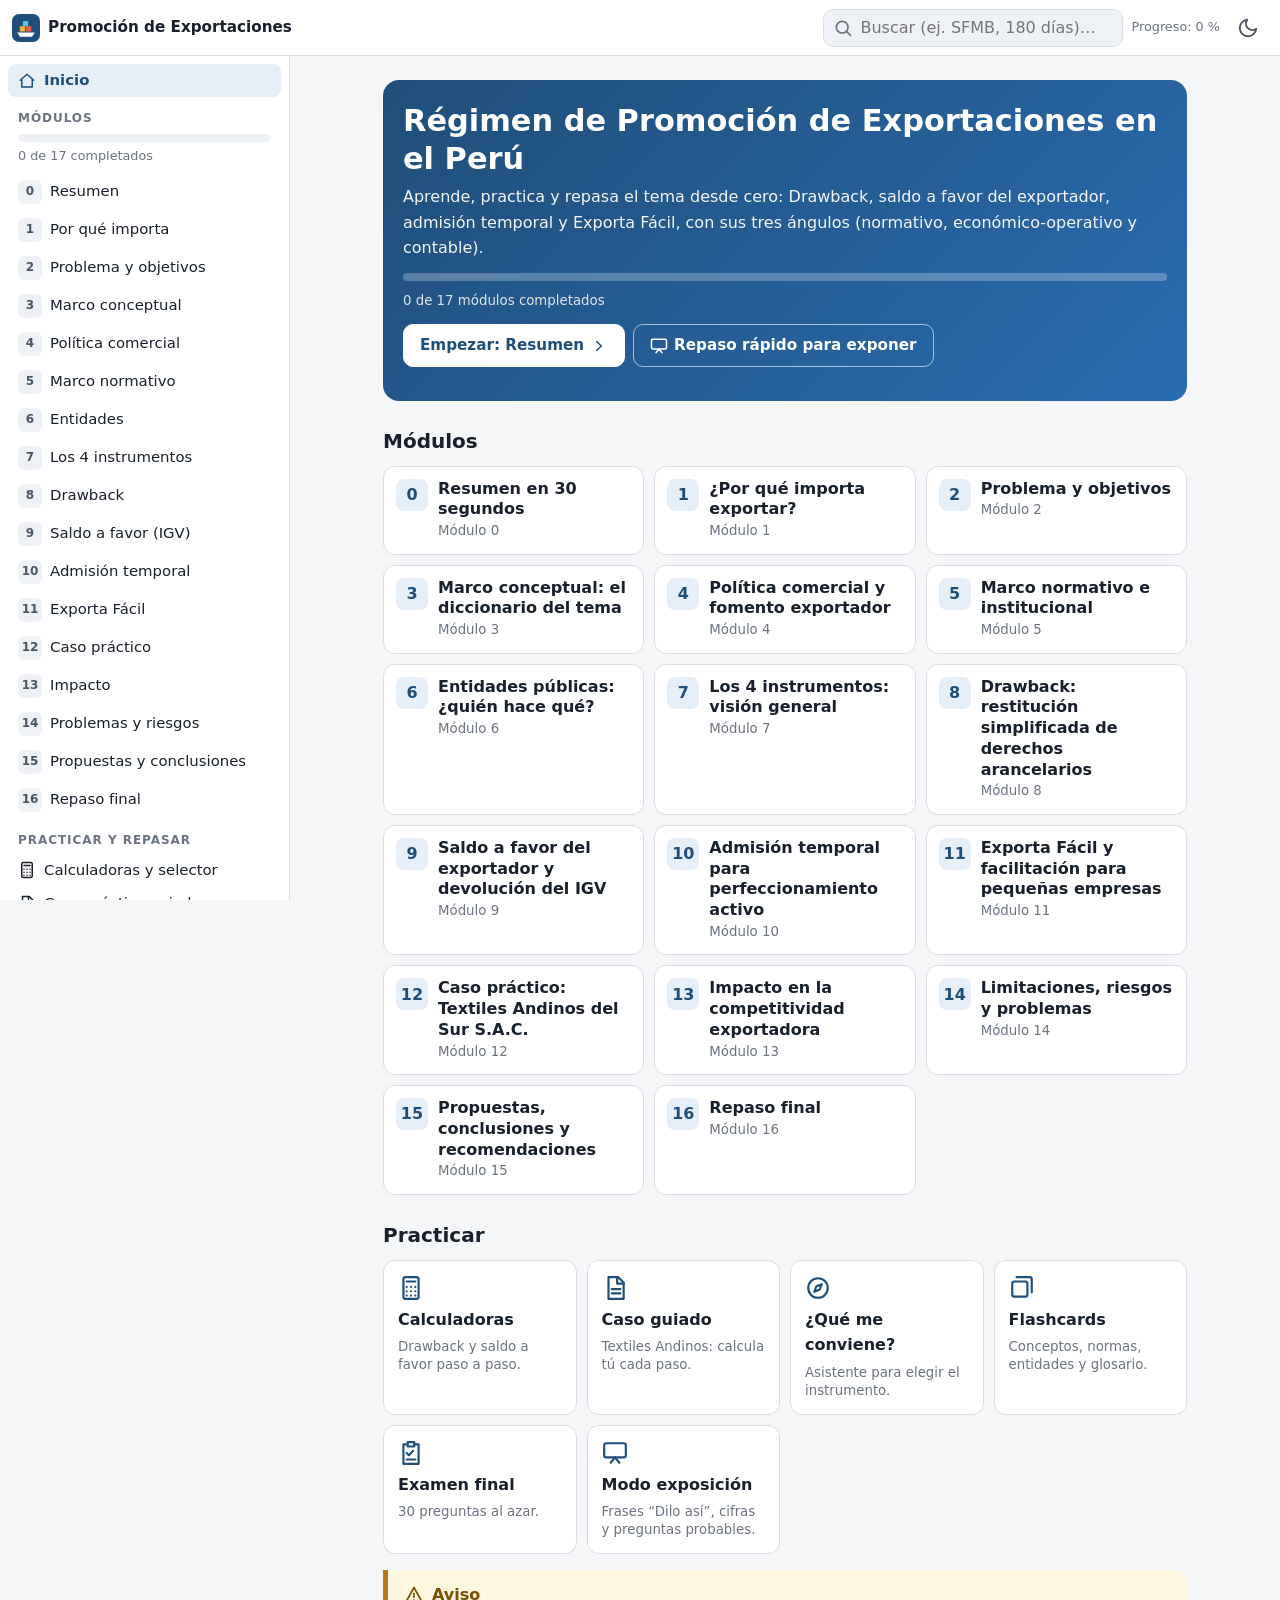
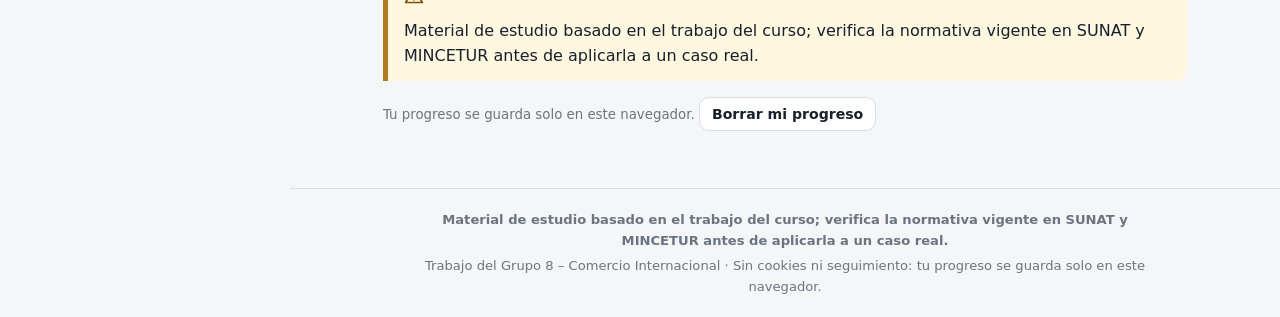
<file: index.html>
<!doctype html>
<html lang="es-PE">
<head>
  <meta charset="utf-8">
  <meta name="viewport" content="width=device-width, initial-scale=1">
  <title>Aprende: Promoción de Exportaciones en el Perú</title>
  <meta name="description" content="Web de estudio interactiva sobre el Régimen de Promoción de Exportaciones en el Perú: Drawback, saldo a favor del exportador, admisión temporal y Exporta Fácil.">
  <meta name="theme-color" content="#1f4e79">
  <link rel="icon" href="img/icono.svg" type="image/svg+xml">
  <link rel="stylesheet" href="css/estilos.css">
  <script>
    // Aplica el tema guardado antes de pintar (evita parpadeo).
    try { var t = localStorage.getItem('rpe-tema'); if (t === 'dark' || t === 'light') document.documentElement.setAttribute('data-theme', t); } catch (e) {}
  </script>
</head>
<body>
  <a class="saltar" href="#contenido">Saltar al contenido</a>

  <header class="cabecera">
    <button class="btn-icono btn-menu" id="btn-menu" aria-label="Abrir menú de módulos" aria-expanded="false" aria-controls="lateral"></button>
    <a class="marca" href="#/" aria-label="Inicio">
      <svg width="28" height="28" viewBox="0 0 32 32" aria-hidden="true"><rect width="32" height="32" rx="8" fill="#1f4e79"/><path d="M6 21h20l-3 5H9z" fill="#fff"/><rect x="9" y="14" width="6" height="6" fill="#f2b33d"/><rect x="16" y="14" width="6" height="6" fill="#e9604c"/><rect x="12.5" y="8" width="6" height="6" fill="#5fc3d9"/></svg>
      <span id="titulo-sitio">Promoción de Exportaciones</span>
    </a>
    <span class="espacio"></span>
    <form class="buscador" role="search" id="form-buscar">
      <label for="campo-buscar" class="sr-only">Buscar en el contenido</label>
      <span id="icono-buscar"></span>
      <input id="campo-buscar" type="search" placeholder="Buscar (ej. SFMB, 180 días)…" autocomplete="off">
    </form>
    <span class="progreso-mini" id="progreso-mini" aria-live="polite"></span>
    <button class="btn-icono btn-buscar-movil" id="btn-buscar-movil" aria-label="Buscar"></button>
    <button class="btn-icono" id="btn-tema" aria-label="Cambiar tema claro/oscuro"></button>
  </header>

  <div class="velo" id="velo"></div>

  <div class="contenedor">
    <nav class="lateral" id="lateral" aria-label="Módulos y herramientas"></nav>
    <main class="principal" id="contenido" tabindex="-1">
      <noscript>
        <p>Esta web necesita JavaScript activado para mostrar el contenido.</p>
      </noscript>
    </main>
  </div>

  <footer class="pie" id="pie"></footer>

  <nav class="barra-inferior" id="barra-inferior" aria-label="Navegación principal"></nav>
  <div class="tooltip" id="tooltip" role="tooltip" hidden></div>

  <!-- Datos (se editan sin tocar el código) -->
  <script src="data/config.js"></script>
  <script src="data/contenido.js"></script>
  <script src="data/preguntas.js"></script>
  <!-- Código -->
  <script src="js/calculos.js"></script>
  <script src="js/util.js"></script>
  <script src="js/render.js"></script>
  <script src="js/widgets.js"></script>
  <script src="js/practica.js"></script>
  <script src="js/app.js"></script>
</body>
</html>
</file>
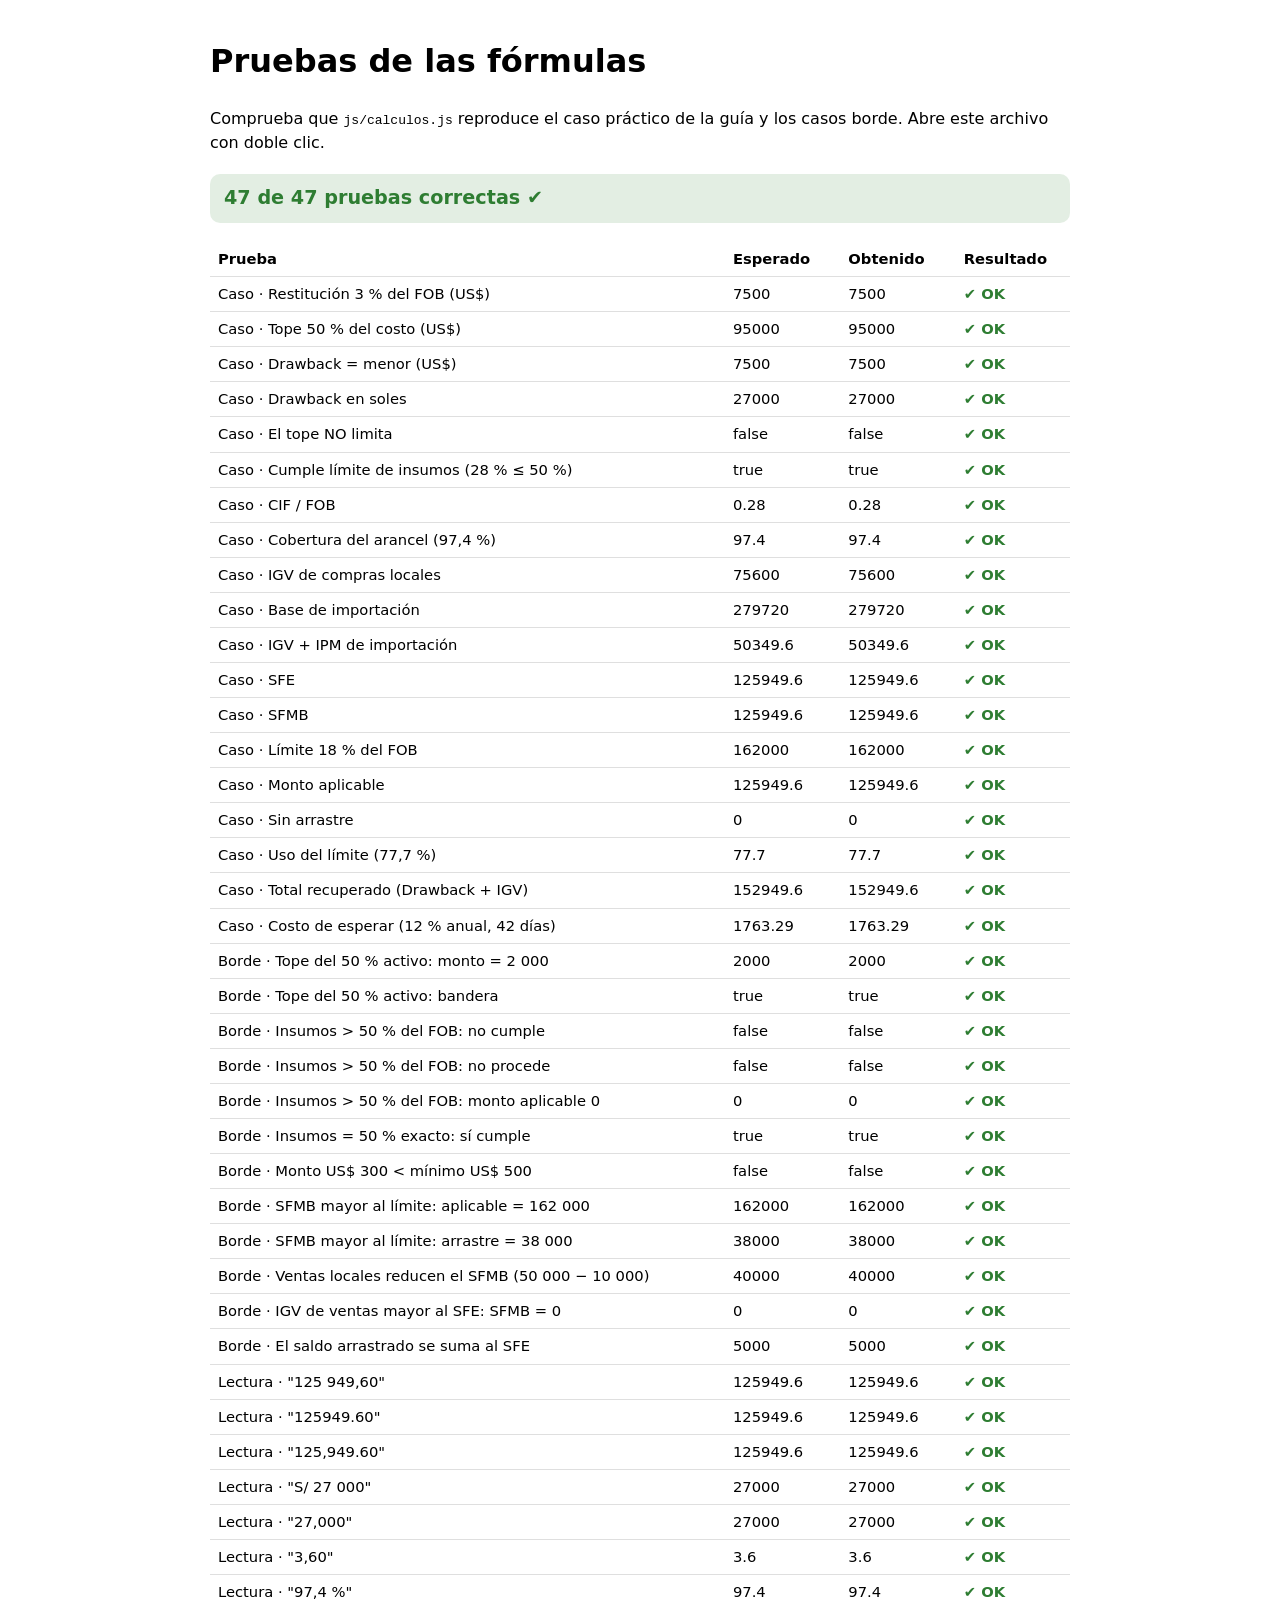
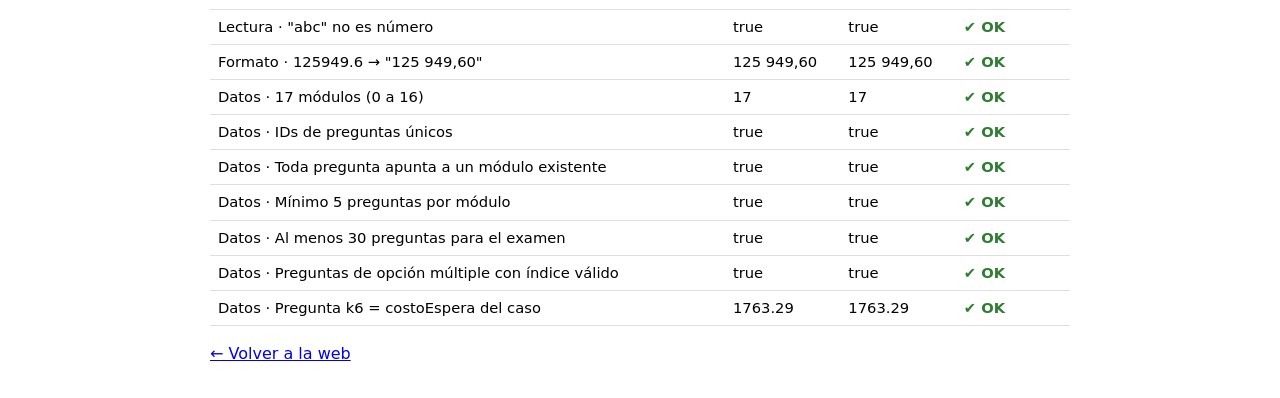
<file: tests.html>
<!doctype html>
<html lang="es-PE">
<head>
  <meta charset="utf-8">
  <meta name="viewport" content="width=device-width, initial-scale=1">
  <title>Pruebas de las fórmulas</title>
  <link rel="icon" href="img/icono.svg" type="image/svg+xml">
  <style>
    :root { color-scheme: light dark; }
    body { font-family: system-ui, "Segoe UI", sans-serif; max-width: 860px; margin: 0 auto; padding: 16px; line-height: 1.5; background: Canvas; color: CanvasText; }
    table { border-collapse: collapse; width: 100%; font-size: .92rem; }
    th, td { border-bottom: 1px solid #8884; padding: 6px 8px; text-align: left; vertical-align: top; }
    .ok { color: #2e7d32; font-weight: 700; }
    .no { color: #c62828; font-weight: 700; }
    #resumen { font-size: 1.2rem; font-weight: 700; padding: 10px 14px; border-radius: 10px; }
    #resumen.ok { background: #2e7d3222; }
    #resumen.no { background: #c6282822; }
  </style>
</head>
<body>
  <h1>Pruebas de las fórmulas</h1>
  <p>Comprueba que <code>js/calculos.js</code> reproduce el caso práctico de la guía y los casos borde. Abre este archivo con doble clic.</p>
  <p id="resumen">Ejecutando…</p>
  <table><thead><tr><th>Prueba</th><th>Esperado</th><th>Obtenido</th><th>Resultado</th></tr></thead><tbody id="filas"></tbody></table>
  <p><a href="index.html">← Volver a la web</a></p>

  <script src="js/calculos.js"></script>
  <script src="data/contenido.js"></script>
  <script src="data/preguntas.js"></script>
  <script src="js/tests.js"></script>
</body>
</html>
</file>
<file: css/estilos.css>
/* =====================================================================
   ESTILOS · Aprende: Régimen de Promoción de Exportaciones
   Mobile-first. Colores como variables (tokens) para claro/oscuro.
   ===================================================================== */

:root {
  color-scheme: light;
  --fondo: #f5f6f8;
  --superficie: #ffffff;
  --superficie-2: #eef1f5;
  --borde: #d9dee6;
  --texto: #17202b;
  --texto-2: #4a5563;
  --texto-3: #6b7480;
  --primario: #1f4e79;
  --primario-2: #2b6cb0;
  --primario-suave: #e6eef7;
  --acento: #b3261e;
  --foco: #f59e0b;

  /* Los 3 ángulos */
  --normativo: #3949ab;     --normativo-suave: #e8eaf6;
  --economico: #00796b;     --economico-suave: #e0f2f1;
  --contable: #a15c00;      --contable-suave: #fff3e0;

  /* Los 3 tipos de beneficio */
  --devolucion: #b3261e;    --devolucion-suave: #fdecea;
  --suspension: #1f5fa8;    --suspension-suave: #e7f0fb;
  --facilitacion: #2e7d32;  --facilitacion-suave: #e8f5e9;

  /* Cajas */
  --simple-fondo: #e8f0f8;  --simple-borde: #1f4e79;
  --dilo-fondo: #e9f5ec;    --dilo-borde: #2e7d32;  --dilo-texto: #1d5a24;
  --ojo-fondo: #fff7e0;     --ojo-borde: #b7791f;   --ojo-texto: #7a4f00;
  --caso-fondo: #f3f0fa;    --caso-borde: #6b4fbb;
  --bien: #2e7d32;          --mal: #b3261e;

  /* Gráficos */
  --serie-1: #2a78d6;
  --serie-gris: #b8bec7;

  --radio: 12px;
  --sombra: 0 1px 2px rgba(16, 24, 40, .06), 0 1px 3px rgba(16, 24, 40, .08);
  --fuente: system-ui, -apple-system, "Segoe UI", Roboto, "Helvetica Neue", Arial, "Noto Sans", sans-serif;
  --mono: ui-monospace, "Cascadia Mono", Consolas, "Liberation Mono", monospace;
  --ancho-lateral: 290px;
  --alto-cabecera: 56px;
  --alto-barra-inferior: 60px;
}

/* Modo oscuro: se aplica si el sistema lo pide y el usuario no eligió claro,
   o si el usuario eligió oscuro. */
@media (prefers-color-scheme: dark) {
  :root:not([data-theme="light"]) {
    color-scheme: dark;
    --fondo: #0f141a; --superficie: #171d25; --superficie-2: #1f2731; --borde: #2e3845;
    --texto: #e7ebf0; --texto-2: #b5bfcb; --texto-3: #8b96a3;
    --primario: #8ab4e8; --primario-2: #9cc3f0; --primario-suave: #1b2a3b; --acento: #ff8a80;
    --normativo: #9fa8ff; --normativo-suave: #22264a;
    --economico: #5fd3c3; --economico-suave: #10302d;
    --contable: #f0b45a; --contable-suave: #36280f;
    --devolucion: #ff8a80; --devolucion-suave: #3a1c1a;
    --suspension: #8ab4f8; --suspension-suave: #18283d;
    --facilitacion: #81c995; --facilitacion-suave: #16301d;
    --simple-fondo: #182638; --simple-borde: #8ab4e8;
    --dilo-fondo: #15291b; --dilo-borde: #81c995; --dilo-texto: #b7e4c2;
    --ojo-fondo: #2e2510; --ojo-borde: #e0b04f; --ojo-texto: #f3d48f;
    --caso-fondo: #241e36; --caso-borde: #b39ddb;
    --bien: #81c995; --mal: #ff8a80;
    --serie-1: #3987e5; --serie-gris: #4a5360;
    --sombra: 0 1px 2px rgba(0, 0, 0, .4);
  }
}
:root[data-theme="dark"] {
  color-scheme: dark;
  --fondo: #0f141a; --superficie: #171d25; --superficie-2: #1f2731; --borde: #2e3845;
  --texto: #e7ebf0; --texto-2: #b5bfcb; --texto-3: #8b96a3;
  --primario: #8ab4e8; --primario-2: #9cc3f0; --primario-suave: #1b2a3b; --acento: #ff8a80;
  --normativo: #9fa8ff; --normativo-suave: #22264a;
  --economico: #5fd3c3; --economico-suave: #10302d;
  --contable: #f0b45a; --contable-suave: #36280f;
  --devolucion: #ff8a80; --devolucion-suave: #3a1c1a;
  --suspension: #8ab4f8; --suspension-suave: #18283d;
  --facilitacion: #81c995; --facilitacion-suave: #16301d;
  --simple-fondo: #182638; --simple-borde: #8ab4e8;
  --dilo-fondo: #15291b; --dilo-borde: #81c995; --dilo-texto: #b7e4c2;
  --ojo-fondo: #2e2510; --ojo-borde: #e0b04f; --ojo-texto: #f3d48f;
  --caso-fondo: #241e36; --caso-borde: #b39ddb;
  --bien: #81c995; --mal: #ff8a80;
  --serie-1: #3987e5; --serie-gris: #4a5360;
  --sombra: 0 1px 2px rgba(0, 0, 0, .4);
}

/* ---------- Base ---------- */
*, *::before, *::after { box-sizing: border-box; }
html { -webkit-text-size-adjust: 100%; scroll-padding-top: calc(var(--alto-cabecera) + 12px); }
body {
  margin: 0; background: var(--fondo); color: var(--texto);
  font-family: var(--fuente); font-size: 16px; line-height: 1.6;
  overflow-x: hidden;
}
img, svg { max-width: 100%; }
a { color: var(--primario-2); }
h1, h2, h3, h4 { line-height: 1.25; margin: 1.4em 0 .5em; }
h1 { font-size: 1.6rem; margin-top: .2em; }
h2 { font-size: 1.25rem; }
h3 { font-size: 1.08rem; }
p { margin: .6em 0; }
ul, ol { padding-left: 1.3em; }
li { margin: .3em 0; }
small { color: var(--texto-3); }
button, input, select, textarea { font: inherit; color: inherit; }
:focus-visible { outline: 3px solid var(--foco); outline-offset: 2px; border-radius: 4px; }
/* El título recibe el foco al cambiar de página (para lectores de pantalla); no necesita marco. */
h1[tabindex="-1"]:focus { outline: none; }
mark { background: #ffe066; color: #111; border-radius: 3px; padding: 0 2px; }
.sr-only { position: absolute; width: 1px; height: 1px; padding: 0; margin: -1px; overflow: hidden; clip: rect(0,0,0,0); white-space: nowrap; border: 0; }
.saltar { position: absolute; left: 8px; top: -60px; z-index: 100; background: var(--primario); color: #fff; padding: 8px 14px; border-radius: 8px; }
.saltar:focus { top: 8px; }

/* ---------- Cabecera ---------- */
.cabecera {
  position: sticky; top: 0; z-index: 30; height: var(--alto-cabecera);
  display: flex; align-items: center; gap: 8px; padding: 0 12px;
  background: var(--superficie); border-bottom: 1px solid var(--borde);
}
.cabecera .marca { display: flex; align-items: center; gap: 8px; text-decoration: none; color: var(--texto); font-weight: 700; min-width: 0; }
.cabecera .marca svg { flex: none; }
.cabecera .marca span { white-space: nowrap; overflow: hidden; text-overflow: ellipsis; font-size: .95rem; }
.cabecera .espacio { flex: 1; }
.btn-icono {
  display: inline-grid; place-items: center; width: 40px; height: 40px; flex: none;
  border: 1px solid transparent; border-radius: 10px; background: transparent; cursor: pointer; color: var(--texto-2);
}
.btn-icono:hover { background: var(--superficie-2); }
.btn-icono svg { width: 22px; height: 22px; }
.buscador { position: relative; flex: 0 1 300px; display: none; }
.buscador input {
  width: 100%; height: 38px; padding: 0 12px 0 36px; border-radius: 10px;
  border: 1px solid var(--borde); background: var(--superficie-2);
}
.buscador svg { position: absolute; left: 10px; top: 9px; width: 20px; height: 20px; color: var(--texto-3); pointer-events: none; }
.progreso-mini { font-size: .8rem; color: var(--texto-3); white-space: nowrap; display: none; }

/* ---------- Estructura ---------- */
.contenedor { display: block; }
.lateral {
  position: fixed; inset: var(--alto-cabecera) auto 0 0; width: min(86vw, var(--ancho-lateral));
  background: var(--superficie); border-right: 1px solid var(--borde); overflow-y: auto;
  transform: translateX(-105%); transition: transform .2s ease; z-index: 40; padding: 8px 8px 90px;
}
.lateral.abierto { transform: none; box-shadow: 0 10px 40px rgba(0,0,0,.25); }
.velo { position: fixed; inset: var(--alto-cabecera) 0 0 0; background: rgba(0,0,0,.35); z-index: 35; display: none; }
.velo.visible { display: block; }
.lateral h2 { font-size: .75rem; letter-spacing: .08em; text-transform: uppercase; color: var(--texto-3); margin: 14px 10px 6px; }
.lateral a {
  display: flex; align-items: center; gap: 8px; padding: 7px 10px; border-radius: 8px;
  text-decoration: none; color: var(--texto); font-size: .93rem; line-height: 1.3;
}
.lateral a:hover { background: var(--superficie-2); }
.lateral a[aria-current="page"] { background: var(--primario-suave); color: var(--primario); font-weight: 600; }
.lateral .num { flex: none; display: inline-grid; place-items: center; width: 24px; height: 24px; border-radius: 6px; background: var(--superficie-2); font-size: .75rem; font-weight: 700; color: var(--texto-2); }
.lateral a.hecho .num { background: var(--bien); color: #fff; }
.lateral .barra-prog { margin: 8px 10px 4px; }

.principal { padding: 16px 16px calc(var(--alto-barra-inferior) + 24px); max-width: 860px; margin: 0 auto; min-width: 0; }

/* Barra inferior (móvil) */
.barra-inferior {
  position: fixed; left: 0; right: 0; bottom: 0; z-index: 30; height: var(--alto-barra-inferior);
  display: grid; grid-template-columns: repeat(5, 1fr); background: var(--superficie); border-top: 1px solid var(--borde);
  padding-bottom: env(safe-area-inset-bottom);
}
.barra-inferior a, .barra-inferior button {
  display: flex; flex-direction: column; align-items: center; justify-content: center; gap: 2px;
  text-decoration: none; color: var(--texto-3); font-size: .7rem; background: none; border: 0; cursor: pointer;
}
.barra-inferior svg { width: 22px; height: 22px; }
.barra-inferior [aria-current="page"] { color: var(--primario); font-weight: 600; }

@media (min-width: 720px) {
  .buscador { display: block; }
  .btn-buscar-movil { display: none; }
  .progreso-mini { display: inline; }
  .principal { padding: 24px 28px 48px; }
  h1 { font-size: 1.9rem; }
}
@media (min-width: 1024px) {
  .btn-menu { display: none; }
  .lateral { transform: none; width: var(--ancho-lateral); z-index: 20; padding-bottom: 24px; }
  .velo { display: none !important; }
  .principal { margin-left: calc(var(--ancho-lateral) + max(0px, (100vw - var(--ancho-lateral) - 860px) / 2)); margin-right: auto; }
  .barra-inferior { display: none; }
  .pie { margin-left: var(--ancho-lateral); }
}

/* ---------- Componentes generales ---------- */
.tarjeta { background: var(--superficie); border: 1px solid var(--borde); border-radius: var(--radio); padding: 16px; box-shadow: var(--sombra); }
.btn {
  display: inline-flex; align-items: center; justify-content: center; gap: 6px; min-height: 42px;
  padding: 8px 16px; border-radius: 10px; border: 1px solid var(--borde); background: var(--superficie);
  cursor: pointer; text-decoration: none; color: var(--texto); font-weight: 600; font-size: .95rem;
}
.btn svg { width: 18px; height: 18px; flex: none; }
.btn:hover { background: var(--superficie-2); }
.btn.primario { background: var(--primario); border-color: var(--primario); color: #fff; }
.btn.primario:hover { filter: brightness(1.08); }
:root[data-theme="dark"] .btn.primario { color: #0f141a; }
@media (prefers-color-scheme: dark) { :root:not([data-theme="light"]) .btn.primario { color: #0f141a; } }
.btn.chico { min-height: 34px; padding: 4px 12px; font-size: .88rem; }
.btn[aria-pressed="true"] { background: var(--primario-suave); border-color: var(--primario); color: var(--primario); }
.btn:disabled { opacity: .5; cursor: not-allowed; }
.fila-botones { display: flex; flex-wrap: wrap; gap: 8px; margin: 12px 0; }
.barra-prog { height: 8px; background: var(--superficie-2); border-radius: 99px; overflow: hidden; }
.barra-prog > span { display: block; height: 100%; background: var(--bien); border-radius: 99px; transition: width .3s; }
.etq { display: inline-block; font-size: .72rem; font-weight: 700; letter-spacing: .04em; text-transform: uppercase; padding: 2px 8px; border-radius: 99px; margin-right: 4px; vertical-align: 1px; }
.etq.devolucion { background: var(--devolucion-suave); color: var(--devolucion); }
.etq.suspension { background: var(--suspension-suave); color: var(--suspension); }
.etq.facilitacion { background: var(--facilitacion-suave); color: var(--facilitacion); }
.muted { color: var(--texto-3); }

/* ---------- Encabezado de módulo ---------- */
.miga { font-size: .85rem; color: var(--texto-3); margin-bottom: 4px; }
.miga a { color: var(--texto-3); }
.cabeza-modulo { display: flex; gap: 12px; align-items: flex-start; }
.cabeza-modulo .insignia { flex: none; display: grid; place-items: center; width: 44px; height: 44px; border-radius: 12px; background: var(--primario); color: #fff; font-weight: 800; font-size: 1.1rem; margin-top: 4px; }
:root[data-theme="dark"] .cabeza-modulo .insignia { color: #0f141a; }
@media (prefers-color-scheme: dark) { :root:not([data-theme="light"]) .cabeza-modulo .insignia { color: #0f141a; } }
.herramientas-modulo { display: flex; flex-wrap: wrap; gap: 8px; margin: 8px 0 4px; }
.fuente-pag { font-size: .8rem; color: var(--texto-3); }

/* ---------- Cajas didácticas ---------- */
.caja { border-left: 5px solid; border-radius: 0 var(--radio) var(--radio) 0; padding: 12px 16px; margin: 16px 0; }
.caja > :first-child { margin-top: 0; }
.caja > :last-child { margin-bottom: 0; }
.caja .titulo-caja { display: flex; align-items: center; gap: 8px; font-weight: 700; margin-bottom: 4px; }
.caja .titulo-caja svg { width: 20px; height: 20px; flex: none; }
.caja.simple { background: var(--simple-fondo); border-color: var(--simple-borde); }
.caja.simple .titulo-caja { color: var(--simple-borde); }
.caja.dilo { background: var(--dilo-fondo); border-color: var(--dilo-borde); }
.caja.dilo .titulo-caja { color: var(--dilo-borde); }
.caja.dilo blockquote { margin: 0; font-style: italic; color: var(--dilo-texto); font-size: 1.05rem; }
.caja.dilo blockquote + blockquote { margin-top: 8px; }
.caja.ojo { background: var(--ojo-fondo); border-color: var(--ojo-borde); }
.caja.ojo .titulo-caja { color: var(--ojo-texto); }
.caja.ejemplo, .caja.caso { background: var(--caso-fondo); border-color: var(--caso-borde); }
.caja.ejemplo .titulo-caja, .caja.caso .titulo-caja { color: var(--caso-borde); }
.caja.pregunta { background: var(--ojo-fondo); border-color: var(--ojo-borde); font-weight: 500; }
.caja.pregunta .titulo-caja { color: var(--ojo-texto); }
.caja.consejo { background: var(--primario-suave); border-color: var(--primario); }
.caja.consejo .titulo-caja { color: var(--primario); }

.formula {
  font-family: var(--mono); font-size: .95rem; background: var(--superficie-2); border: 1px dashed var(--borde);
  border-radius: 10px; padding: 12px 14px; margin: 14px 0; overflow-x: auto;
}
.formula small { font-family: var(--fuente); }

/* ---------- Cifras clave ---------- */
.cifras { display: grid; grid-template-columns: repeat(auto-fit, minmax(140px, 1fr)); gap: 10px; margin: 16px 0; }
.cifra { background: var(--superficie); border: 1px solid var(--borde); border-radius: var(--radio); padding: 12px; text-align: center; }
.cifra .valor { display: block; font-size: 1.45rem; font-weight: 800; color: var(--acento); line-height: 1.2; font-variant-numeric: tabular-nums; }
.cifra .etiqueta { display: block; font-size: .82rem; color: var(--texto-2); margin-top: 4px; line-height: 1.35; }

/* ---------- Tarjetas ---------- */
.tarjetas { display: grid; grid-template-columns: repeat(auto-fit, minmax(210px, 1fr)); gap: 10px; margin: 14px 0; }
.tarjetas .t { background: var(--superficie); border: 1px solid var(--borde); border-top: 4px solid var(--borde); border-radius: var(--radio); padding: 12px 14px; }
.tarjetas .t h4 { margin: 0 0 6px; font-size: 1rem; }
.tarjetas .t p { margin: 0; font-size: .93rem; color: var(--texto-2); }
.tarjetas .t.devolucion { border-top-color: var(--devolucion); }
.tarjetas .t.devolucion h4 { color: var(--devolucion); }
.tarjetas .t.suspension { border-top-color: var(--suspension); }
.tarjetas .t.suspension h4 { color: var(--suspension); }
.tarjetas .t.facilitacion { border-top-color: var(--facilitacion); }
.tarjetas .t.facilitacion h4 { color: var(--facilitacion); }
.tarjetas .t.bueno { border-top-color: var(--bien); }
.tarjetas .t.bueno h4 { color: var(--bien); }
.tarjetas .t.dificil { border-top-color: var(--mal); }
.tarjetas .t.dificil h4 { color: var(--mal); }

/* ---------- Tablas ---------- */
.tabla-envoltura { overflow-x: auto; margin: 14px 0; border: 1px solid var(--borde); border-radius: var(--radio); background: var(--superficie); }
table { width: 100%; border-collapse: collapse; font-size: .92rem; }
th, td { text-align: left; vertical-align: top; padding: 9px 12px; border-bottom: 1px solid var(--borde); }
th { background: var(--primario); color: #fff; font-weight: 600; font-size: .86rem; }
:root[data-theme="dark"] th { color: #0f141a; }
@media (prefers-color-scheme: dark) { :root:not([data-theme="light"]) th { color: #0f141a; } }
tr:last-child td { border-bottom: 0; }
tbody tr:nth-child(even) td { background: var(--superficie-2); }
td.num, th.num { text-align: right; font-variant-numeric: tabular-nums; white-space: nowrap; }
table.conceptos td:first-child { min-width: 130px; }
@media (max-width: 560px) {
  /* En móvil, las tablas de 3+ columnas se apilan como tarjetas */
  table.apilable thead { position: absolute; width: 1px; height: 1px; overflow: hidden; clip: rect(0,0,0,0); }
  table.apilable tr { display: block; padding: 8px 0; border-bottom: 1px solid var(--borde); }
  table.apilable tbody tr:nth-child(even) td { background: transparent; }
  table.apilable td { display: block; border: 0; padding: 3px 12px; }
  table.apilable td::before { content: attr(data-col); display: block; font-size: .72rem; text-transform: uppercase; letter-spacing: .05em; color: var(--texto-3); font-weight: 700; }
  table.apilable td:empty { display: none; }
}

/* ---------- Pestañas de los 3 ángulos ---------- */
.angulos { margin: 18px 0; }
.pestanas { display: flex; gap: 6px; overflow-x: auto; padding-bottom: 2px; }
.pestanas [role="tab"] {
  display: inline-flex; align-items: center; gap: 6px; flex: 1 0 auto; min-height: 44px;
  padding: 8px 12px; border: 1px solid var(--borde); border-bottom: 0; border-radius: 10px 10px 0 0;
  background: var(--superficie-2); color: var(--texto-2); cursor: pointer; font-weight: 600; font-size: .9rem;
}
.pestanas [role="tab"] svg { width: 18px; height: 18px; flex: none; }
.pestanas .nombre-corto { display: none; }
@media (max-width: 560px) {
  .pestanas [role="tab"] { flex: 1 1 0; min-width: 0; justify-content: center; padding: 8px 6px; font-size: .85rem; }
  .pestanas .nombre-largo { position: absolute; width: 1px; height: 1px; overflow: hidden; clip: rect(0,0,0,0); }
  .pestanas .nombre-corto { display: inline; }
}
.pestanas [role="tab"][aria-selected="true"] { background: var(--superficie); }
.pestanas [data-angulo="normativo"][aria-selected="true"] { color: var(--normativo); box-shadow: inset 0 3px 0 var(--normativo); }
.pestanas [data-angulo="economico"][aria-selected="true"] { color: var(--economico); box-shadow: inset 0 3px 0 var(--economico); }
.pestanas [data-angulo="contable"][aria-selected="true"] { color: var(--contable); box-shadow: inset 0 3px 0 var(--contable); }
.panel-angulo { border: 1px solid var(--borde); border-radius: 0 0 var(--radio) var(--radio); background: var(--superficie); padding: 4px 16px 12px; }
.panel-angulo .pregunta-angulo { font-size: .8rem; font-weight: 700; letter-spacing: .06em; text-transform: uppercase; margin: 12px 0 0; }
.panel-angulo[data-angulo="normativo"] { border-top: 3px solid var(--normativo); }
.panel-angulo[data-angulo="normativo"] .pregunta-angulo { color: var(--normativo); }
.panel-angulo[data-angulo="economico"] { border-top: 3px solid var(--economico); }
.panel-angulo[data-angulo="economico"] .pregunta-angulo { color: var(--economico); }
.panel-angulo[data-angulo="contable"] { border-top: 3px solid var(--contable); }
.panel-angulo[data-angulo="contable"] .pregunta-angulo { color: var(--contable); }
.panel-angulo .titulo-impresion { display: none; }

.tres-angulos { display: grid; grid-template-columns: repeat(auto-fit, minmax(200px, 1fr)); gap: 10px; margin: 14px 0; }
.tres-angulos .a { border-radius: var(--radio); padding: 14px; border: 1px solid var(--borde); }
.tres-angulos .a h4 { display: flex; align-items: center; gap: 8px; margin: 0 0 4px; }
.tres-angulos .a h4 svg { width: 22px; height: 22px; }
.tres-angulos .a p { margin: 0; font-size: .92rem; }
.tres-angulos .a.normativo { background: var(--normativo-suave); } .tres-angulos .a.normativo h4 { color: var(--normativo); }
.tres-angulos .a.economico { background: var(--economico-suave); } .tres-angulos .a.economico h4 { color: var(--economico); }
.tres-angulos .a.contable { background: var(--contable-suave); } .tres-angulos .a.contable h4 { color: var(--contable); }

/* ---------- Inicio ---------- */
.hero { background: linear-gradient(135deg, #1f4e79, #2b6cb0); color: #fff; border-radius: 16px; padding: 22px 20px; margin-bottom: 18px; }
.hero h1 { margin: 0 0 6px; color: #fff; }
.hero p { margin: 0 0 12px; opacity: .95; }
.hero .barra-prog { background: rgba(255,255,255,.25); }
.hero .btn { background: #fff; color: #1f4e79; border-color: #fff; }
.hero .btn.secundario { background: transparent; color: #fff; border-color: rgba(255,255,255,.6); }
.grilla-modulos { display: grid; grid-template-columns: repeat(auto-fill, minmax(230px, 1fr)); gap: 10px; margin: 12px 0; padding: 0; list-style: none; }
.grilla-modulos li { margin: 0; }
.grilla-modulos a {
  display: flex; gap: 10px; align-items: flex-start; height: 100%; text-decoration: none; color: var(--texto);
  background: var(--superficie); border: 1px solid var(--borde); border-radius: var(--radio); padding: 12px;
}
.grilla-modulos a:hover { border-color: var(--primario-2); }
.grilla-modulos .num { flex: none; display: grid; place-items: center; width: 32px; height: 32px; border-radius: 8px; background: var(--primario-suave); color: var(--primario); font-weight: 800; }
.grilla-modulos .hecho .num { background: var(--bien); color: #fff; }
.grilla-modulos strong { display: block; line-height: 1.3; }
.grilla-modulos small { display: block; }
.herramientas { display: grid; grid-template-columns: repeat(auto-fill, minmax(160px, 1fr)); gap: 10px; margin: 12px 0; }
.herramientas a { display: flex; flex-direction: column; gap: 6px; text-decoration: none; color: var(--texto); background: var(--superficie); border: 1px solid var(--borde); border-radius: var(--radio); padding: 14px; }
.herramientas a:hover { border-color: var(--primario-2); }
.herramientas svg { width: 26px; height: 26px; color: var(--primario); }
.herramientas small { line-height: 1.35; }

/* ---------- Widgets ---------- */
.widget { background: var(--superficie); border: 1px solid var(--borde); border-radius: var(--radio); padding: 16px; margin: 14px 0; box-shadow: var(--sombra); }
.widget h3:first-child, .widget h4:first-child { margin-top: 0; }
.campos { display: grid; grid-template-columns: repeat(auto-fit, minmax(200px, 1fr)); gap: 12px; }
.campo label { display: block; font-size: .88rem; font-weight: 600; margin-bottom: 4px; }
.campo .ayuda { display: block; font-size: .78rem; color: var(--texto-3); margin-top: 2px; }
.campo input, .campo select {
  width: 100%; min-height: 42px; padding: 8px 10px; border-radius: 10px; border: 1px solid var(--borde);
  background: var(--superficie); font-variant-numeric: tabular-nums;
}
.campo input[aria-invalid="true"] { border-color: var(--mal); }
.resultado { margin-top: 14px; }
.paso-calc { display: grid; grid-template-columns: 1fr auto; gap: 4px 12px; padding: 8px 0; border-bottom: 1px dashed var(--borde); }
.paso-calc:last-child { border-bottom: 0; }
.paso-calc .desc { font-size: .92rem; }
.paso-calc .desc code { font-family: var(--mono); font-size: .82rem; color: var(--texto-2); display: block; overflow-wrap: anywhere; }
.paso-calc .val { font-weight: 700; text-align: right; font-variant-numeric: tabular-nums; white-space: nowrap; }
.paso-calc.total .val { color: var(--acento); font-size: 1.1rem; }
.veredicto { display: flex; gap: 8px; align-items: flex-start; padding: 10px 12px; border-radius: 10px; margin: 10px 0; font-weight: 600; }
.veredicto svg { width: 20px; height: 20px; flex: none; margin-top: 2px; }
.veredicto.ok { background: var(--facilitacion-suave); color: var(--bien); }
.veredicto.no { background: var(--devolucion-suave); color: var(--mal); }
.veredicto.info { background: var(--primario-suave); color: var(--primario); }

/* Pasos de trámite / línea de tiempo */
.linea { list-style: none; padding: 0; margin: 10px 0; counter-reset: paso; }
.linea > li { position: relative; padding-left: 46px; margin: 0; }
.linea > li::before {
  counter-increment: paso; content: counter(paso); position: absolute; left: 0; top: 6px;
  width: 32px; height: 32px; border-radius: 50%; display: grid; place-items: center;
  background: var(--superficie-2); color: var(--texto-2); font-weight: 800; border: 2px solid var(--borde);
}
.linea > li::after { content: ""; position: absolute; left: 15px; top: 40px; bottom: -6px; width: 2px; background: var(--borde); }
.linea > li:last-child::after { display: none; }
.linea > li.activo::before, .linea > li.visto::before { background: var(--primario); color: #fff; border-color: var(--primario); }
:root[data-theme="dark"] .linea > li.activo::before, :root[data-theme="dark"] .linea > li.visto::before { color: #0f141a; }
.linea button.paso-btn { width: 100%; text-align: left; background: none; border: 0; padding: 10px 0 4px; cursor: pointer; font-weight: 700; color: var(--texto); }
.linea .detalle { padding: 0 0 12px; color: var(--texto-2); font-size: .93rem; }
.linea .detalle[hidden] { display: none; }
.salidas { display: grid; grid-template-columns: repeat(auto-fit, minmax(150px, 1fr)); gap: 8px; margin: 8px 0; }
.salidas button { text-align: left; padding: 10px 12px; border-radius: 10px; border: 1px solid var(--borde); background: var(--superficie); cursor: pointer; }
.salidas button[aria-pressed="true"] { border-color: var(--primario); background: var(--primario-suave); }
.salidas button strong { display: block; }
.salidas .peligro { border-color: var(--mal); }
@media (prefers-reduced-motion: no-preference) {
  .aparecer { animation: aparecer .35s ease both; }
  @keyframes aparecer { from { opacity: 0; transform: translateY(6px); } to { opacity: 1; transform: none; } }
}

/* Entidades */
.entidades { display: grid; grid-template-columns: repeat(auto-fit, minmax(220px, 1fr)); gap: 10px; }
.entidad { text-align: left; border: 1px solid var(--borde); border-radius: var(--radio); background: var(--superficie); padding: 14px; cursor: pointer; width: 100%; }
.entidad[aria-expanded="true"] { border-color: var(--primario); box-shadow: 0 0 0 2px var(--primario-suave); }
.entidad .nombre { font-size: 1.15rem; font-weight: 800; color: var(--primario); display: block; }
.entidad .rol { font-size: .9rem; color: var(--texto-2); display: block; }
.entidad ul { margin: 8px 0 0; font-size: .9rem; }
.juego-zona { display: grid; grid-template-columns: repeat(auto-fit, minmax(150px, 1fr)); gap: 8px; margin: 10px 0; }
.zona { min-height: 90px; border: 2px dashed var(--borde); border-radius: var(--radio); padding: 8px; background: var(--superficie-2); cursor: pointer; text-align: left; width: 100%; }
.zona strong { display: block; color: var(--primario); }
.zona.sobre { border-color: var(--primario); background: var(--primario-suave); }
.fichas { display: flex; flex-wrap: wrap; gap: 6px; margin: 8px 0; min-height: 44px; }
.ficha { padding: 6px 10px; border-radius: 99px; border: 1px solid var(--borde); background: var(--superficie); cursor: grab; font-size: .88rem; text-align: left; }
.ficha[aria-pressed="true"] { border-color: var(--primario); background: var(--primario-suave); color: var(--primario); font-weight: 600; }
.ficha.ok { border-color: var(--bien); background: var(--facilitacion-suave); color: var(--bien); cursor: default; }
.ficha.mal { border-color: var(--mal); background: var(--devolucion-suave); color: var(--mal); }

/* Comparador */
.filtros { display: flex; flex-wrap: wrap; gap: 6px; margin: 8px 0; align-items: center; }
.filtros .rotulo { font-size: .82rem; font-weight: 700; color: var(--texto-3); margin-right: 4px; }
.comparador table th:first-child, .comparador table td:first-child { position: sticky; left: 0; z-index: 1; }
.comparador table td:first-child { background: var(--superficie); font-weight: 700; }

/* Selector */
.selector-pregunta { margin: 10px 0; }
.selector-pregunta fieldset { border: 1px solid var(--borde); border-radius: 10px; padding: 10px 12px; margin: 0; }
.selector-pregunta legend { font-weight: 700; padding: 0 4px; }
.opciones-radio { display: flex; flex-wrap: wrap; gap: 6px; margin-top: 6px; }
.opciones-radio label { display: inline-flex; align-items: center; gap: 6px; padding: 6px 12px; border: 1px solid var(--borde); border-radius: 99px; cursor: pointer; font-size: .92rem; }
.opciones-radio input { accent-color: var(--primario); }
.opciones-radio label:has(input:checked) { border-color: var(--primario); background: var(--primario-suave); }
.recomendacion { border-left: 5px solid var(--borde); padding: 8px 12px; margin: 8px 0; border-radius: 0 10px 10px 0; background: var(--superficie-2); }
.recomendacion.devolucion { border-color: var(--devolucion); }
.recomendacion.suspension { border-color: var(--suspension); }
.recomendacion.facilitacion { border-color: var(--facilitacion); }
.recomendacion.no { border-color: var(--texto-3); }

/* Gráficos */
.grafico { margin: 12px 0; }
.grafico figcaption { font-size: .8rem; color: var(--texto-3); margin-top: 4px; }
.grafico svg text { fill: var(--texto); font-family: var(--fuente); }
.grafico svg .sec { fill: var(--texto-2); }
.grafico .barra { fill: var(--serie-gris); }
.grafico .barra.destacada { fill: var(--serie-1); }
.grafico .eje { stroke: var(--borde); }
.grafico .zona-hover { fill: transparent; cursor: default; }
.grafico .zona-hover:hover + .barra, .grafico g:hover .barra { opacity: .85; }
.tooltip { position: fixed; z-index: 60; pointer-events: none; background: var(--texto); color: var(--fondo); padding: 6px 10px; border-radius: 8px; font-size: .85rem; box-shadow: var(--sombra); max-width: 240px; }
.tooltip[hidden] { display: none; }

/* ---------- Práctica: cuestionarios ---------- */
.quiz .pregunta { margin: 0 0 16px; }
.quiz .enunciado { font-weight: 600; margin: 0 0 8px; }
.quiz .numero-preg { font-size: .8rem; color: var(--texto-3); font-weight: 700; }
.opciones { display: grid; gap: 6px; }
.opcion {
  display: flex; gap: 10px; align-items: flex-start; text-align: left; width: 100%; padding: 10px 12px;
  border: 1px solid var(--borde); border-radius: 10px; background: var(--superficie); cursor: pointer;
}
.opcion:hover:not(:disabled) { border-color: var(--primario-2); }
.opcion .letra { flex: none; display: grid; place-items: center; width: 24px; height: 24px; border-radius: 6px; background: var(--superficie-2); font-weight: 700; font-size: .8rem; }
.opcion.correcta { border-color: var(--bien); background: var(--facilitacion-suave); }
.opcion.correcta .letra { background: var(--bien); color: #fff; }
.opcion.incorrecta { border-color: var(--mal); background: var(--devolucion-suave); }
.opcion.incorrecta .letra { background: var(--mal); color: #fff; }
.opcion:disabled { cursor: default; color: var(--texto); }
.respuesta-calc { display: flex; gap: 8px; flex-wrap: wrap; align-items: center; }
.respuesta-calc input { flex: 1 1 160px; min-height: 42px; padding: 8px 10px; border-radius: 10px; border: 1px solid var(--borde); background: var(--superficie); }
.retro { margin-top: 8px; padding: 10px 12px; border-radius: 10px; font-size: .93rem; }
.retro.bien { background: var(--facilitacion-suave); }
.retro.mal { background: var(--devolucion-suave); }
.retro strong { display: block; }
.retro.bien strong { color: var(--bien); }
.retro.mal strong { color: var(--mal); }
.puntaje { font-size: 2rem; font-weight: 800; color: var(--primario); }
.temas-debiles li a { font-weight: 600; }

/* Flashcards */
.flash { perspective: 1000px; margin: 12px auto; max-width: 560px; }
.flash-carta {
  position: relative; width: 100%; min-height: 240px; border: 0; padding: 0; background: none; cursor: pointer;
  transform-style: preserve-3d; transition: transform .45s;
}
.flash-carta.volteada { transform: rotateY(180deg); }
.flash-cara {
  position: absolute; inset: 0; backface-visibility: hidden; display: flex; flex-direction: column; justify-content: center; align-items: center;
  padding: 20px; border-radius: 16px; border: 1px solid var(--borde); background: var(--superficie); box-shadow: var(--sombra); text-align: center;
}
.flash-cara.reverso { transform: rotateY(180deg); background: var(--primario-suave); }
.flash-cara .tipo-carta { font-size: .75rem; text-transform: uppercase; letter-spacing: .08em; color: var(--texto-3); margin-bottom: 8px; }
.flash-cara .texto-carta { font-size: 1.2rem; font-weight: 700; }
.flash-cara.reverso .texto-carta { font-size: 1rem; font-weight: 500; }
@media (prefers-reduced-motion: reduce) {
  .flash-carta { transition: none; }
  * { scroll-behavior: auto !important; }
}
.cajas-leitner { display: flex; gap: 8px; justify-content: center; flex-wrap: wrap; font-size: .85rem; color: var(--texto-2); }
.cajas-leitner span { padding: 4px 10px; border-radius: 99px; background: var(--superficie-2); }

/* ---------- Modo exposición ---------- */
.exposicion .bloque-expo { background: var(--superficie); border: 1px solid var(--borde); border-radius: var(--radio); padding: 16px; margin: 12px 0; }
.exposicion .bloque-expo h2 { margin-top: 0; font-size: 1.1rem; display: flex; gap: 8px; align-items: center; }
.exposicion blockquote { margin: 8px 0; font-size: 1.15rem; font-style: italic; color: var(--dilo-texto); border-left: 4px solid var(--dilo-borde); padding-left: 12px; }
.chips-cifras { display: flex; flex-wrap: wrap; gap: 6px; }
.chips-cifras span { background: var(--superficie-2); border-radius: 99px; padding: 4px 10px; font-size: .88rem; }
.chips-cifras b { color: var(--acento); }
.expo-una .bloque-expo { min-height: 50vh; display: flex; flex-direction: column; justify-content: center; }
.expo-una blockquote { font-size: 1.45rem; }

/* Acordeón */
details.acordeon { border: 1px solid var(--borde); border-radius: 10px; background: var(--superficie); margin: 6px 0; }
details.acordeon summary { cursor: pointer; padding: 10px 14px; font-weight: 600; list-style-position: inside; }
details.acordeon[open] summary { border-bottom: 1px solid var(--borde); }
details.acordeon .cuerpo { padding: 8px 14px 12px; }

/* Glosario y búsqueda */
.glosario dt { font-weight: 700; margin-top: 10px; }
.glosario dd { margin: 2px 0 0; color: var(--texto-2); }
.filtro-glosario { width: 100%; min-height: 42px; padding: 8px 12px; border-radius: 10px; border: 1px solid var(--borde); background: var(--superficie); margin: 6px 0; }
.biblio li { margin: 10px 0; padding-left: 1.5em; text-indent: -1.5em; overflow-wrap: anywhere; list-style: none; }
.biblio { padding: 0; }
.resultados-busqueda li { list-style: none; margin: 10px 0; }
.resultados-busqueda { padding: 0; }
.resultados-busqueda a { display: block; text-decoration: none; color: var(--texto); background: var(--superficie); border: 1px solid var(--borde); border-radius: 10px; padding: 10px 14px; }
.resultados-busqueda a:hover { border-color: var(--primario-2); }
.resultados-busqueda .modulo-res { font-size: .8rem; color: var(--primario); font-weight: 700; }
.resultados-busqueda .extracto { font-size: .92rem; color: var(--texto-2); }

/* Final de módulo */
.final-modulo { margin-top: 28px; border-top: 1px solid var(--borde); padding-top: 12px; }
.nav-modulos { display: flex; justify-content: space-between; gap: 8px; flex-wrap: wrap; margin-top: 16px; }
.nav-modulos .btn { flex: 1 1 200px; }
.nav-modulos .btn span { overflow: hidden; text-overflow: ellipsis; white-space: nowrap; }

/* Pie */
.pie { padding: 16px 16px calc(var(--alto-barra-inferior) + 16px); font-size: .82rem; color: var(--texto-3); text-align: center; border-top: 1px solid var(--borde); }
.pie p { margin: 4px auto; max-width: 760px; }
@media (min-width: 1024px) { .pie { padding-bottom: 16px; } }

/* =====================================================================
   IMPRESIÓN / GUARDAR COMO PDF
   ===================================================================== */
@media print {
  :root { color-scheme: light; }
  body { background: #fff; color: #000; font-size: 11pt; }
  .cabecera, .lateral, .velo, .barra-inferior, .herramientas-modulo, .nav-modulos, .final-modulo .fila-botones,
  .no-imprimir, .pestanas, .tooltip, .saltar { display: none !important; }
  .principal { margin: 0 !important; padding: 0 !important; max-width: none; }
  .pie { margin: 0; padding: 8px 0 0; }
  .panel-angulo { display: block !important; border: 0; padding: 0; }
  .panel-angulo[hidden] { display: block !important; }
  .panel-angulo .titulo-impresion { display: block; font-size: 12pt; margin: 14pt 0 4pt; }
  .widget, .tarjeta, .cifra, .tarjetas .t, .tabla-envoltura { box-shadow: none; break-inside: avoid; }
  .caja { break-inside: avoid; }
  th { background: #e5e7eb !important; color: #000 !important; }
  a { color: #000; text-decoration: none; }
  .linea .detalle[hidden] { display: block !important; }
  details.acordeon .cuerpo { display: block; }
  h1, h2, h3 { break-after: avoid; }
}
</file>
